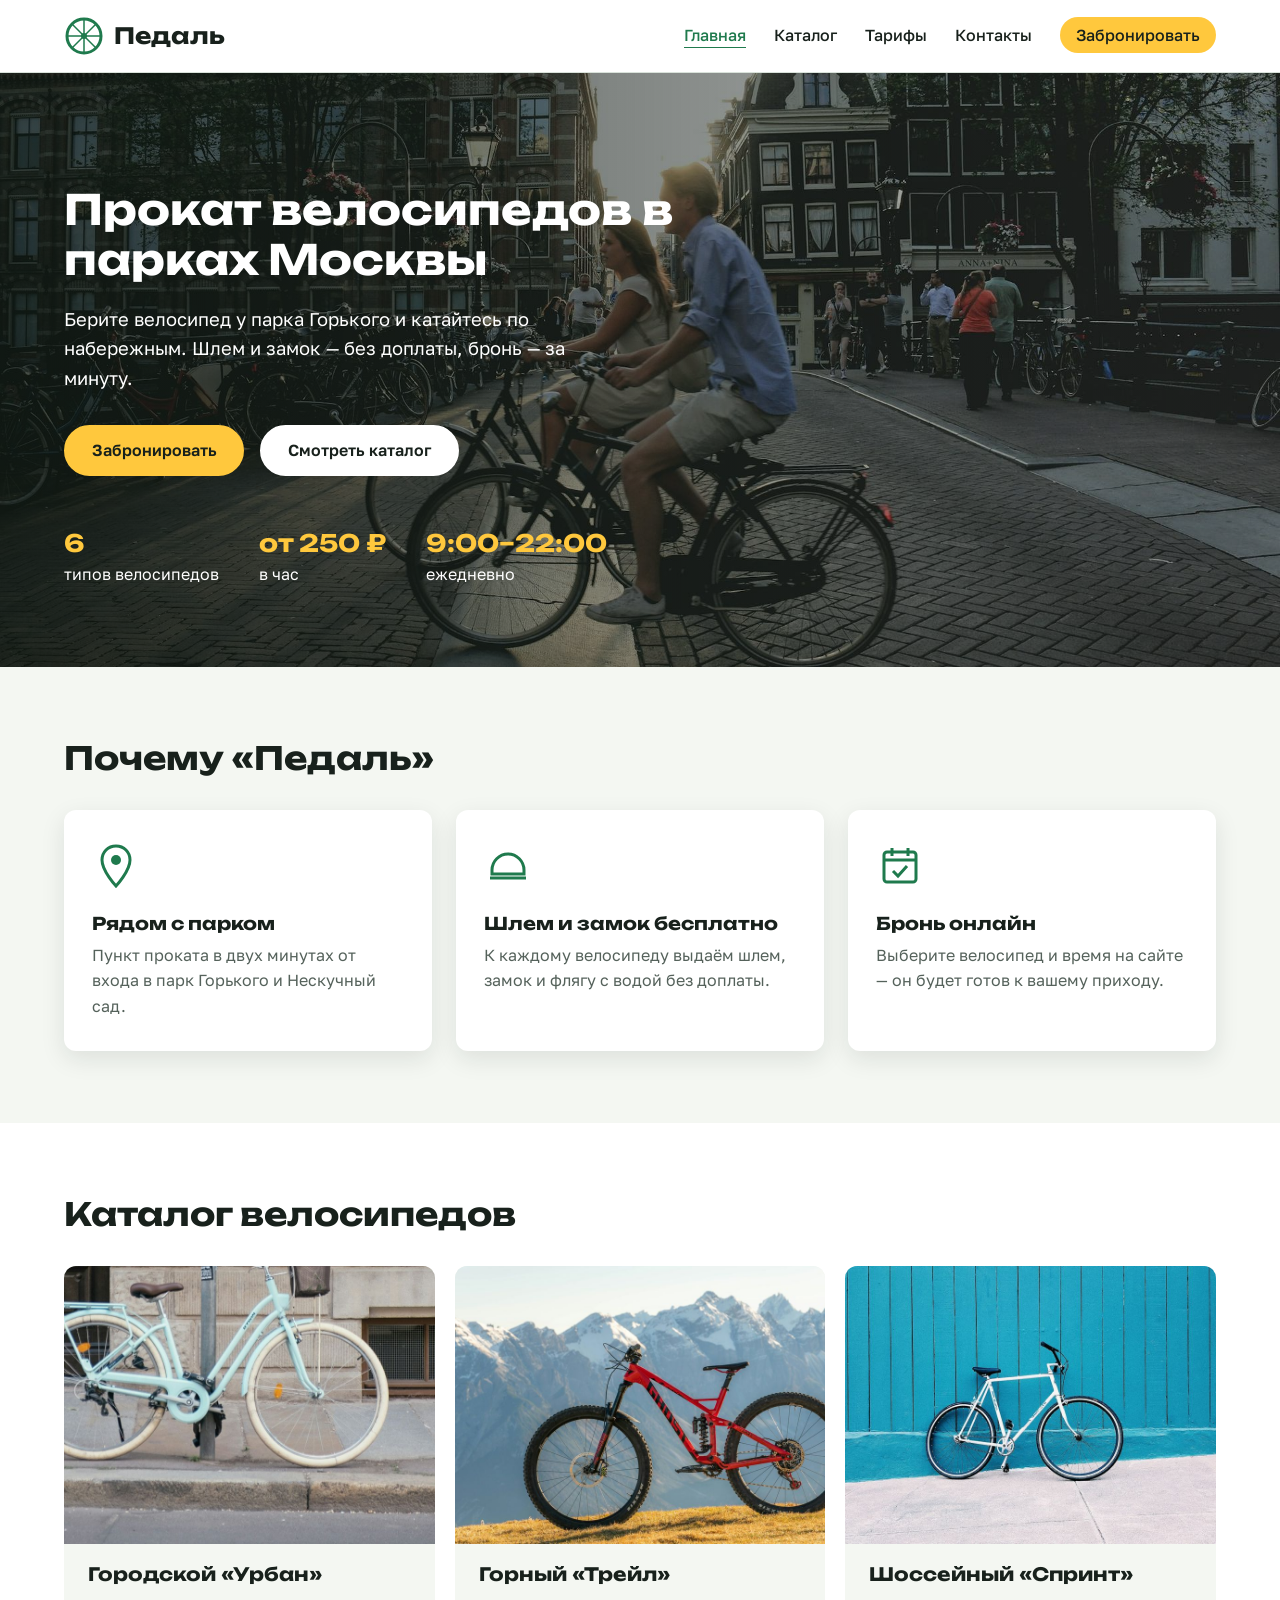
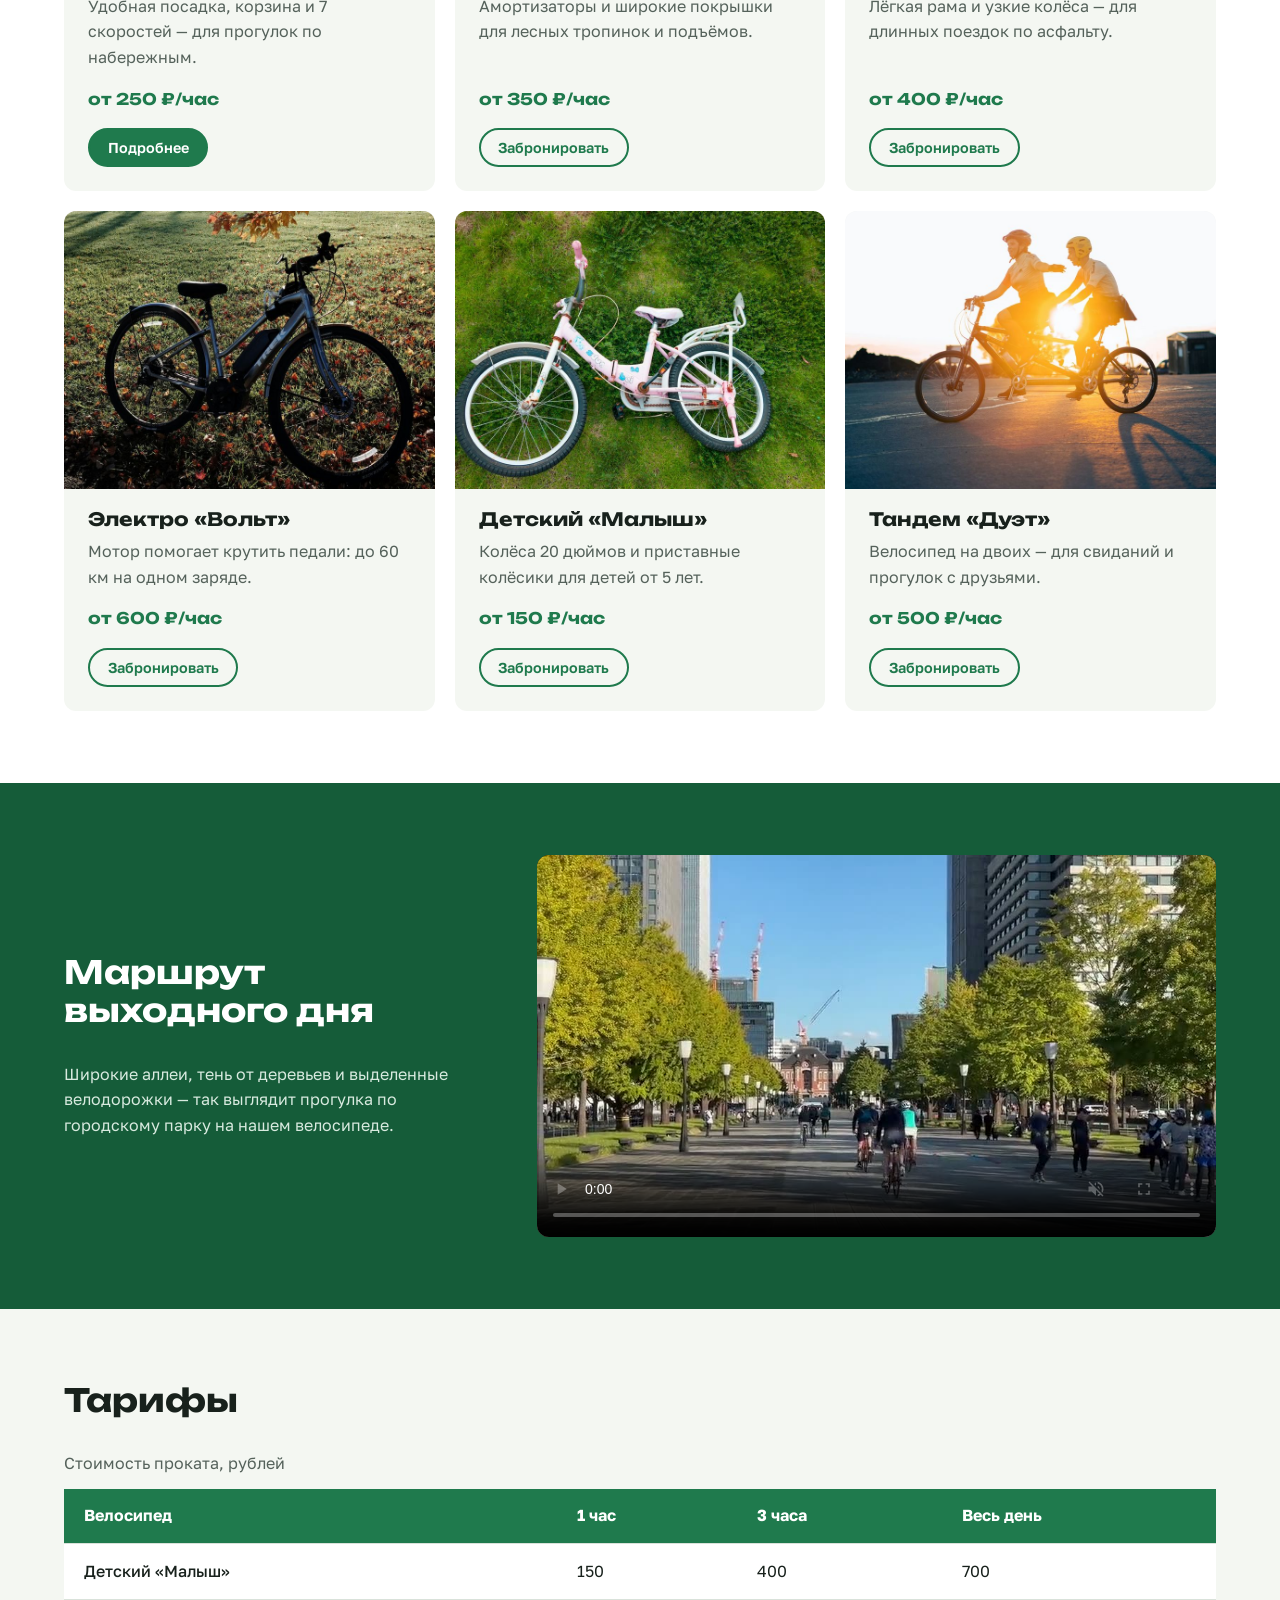
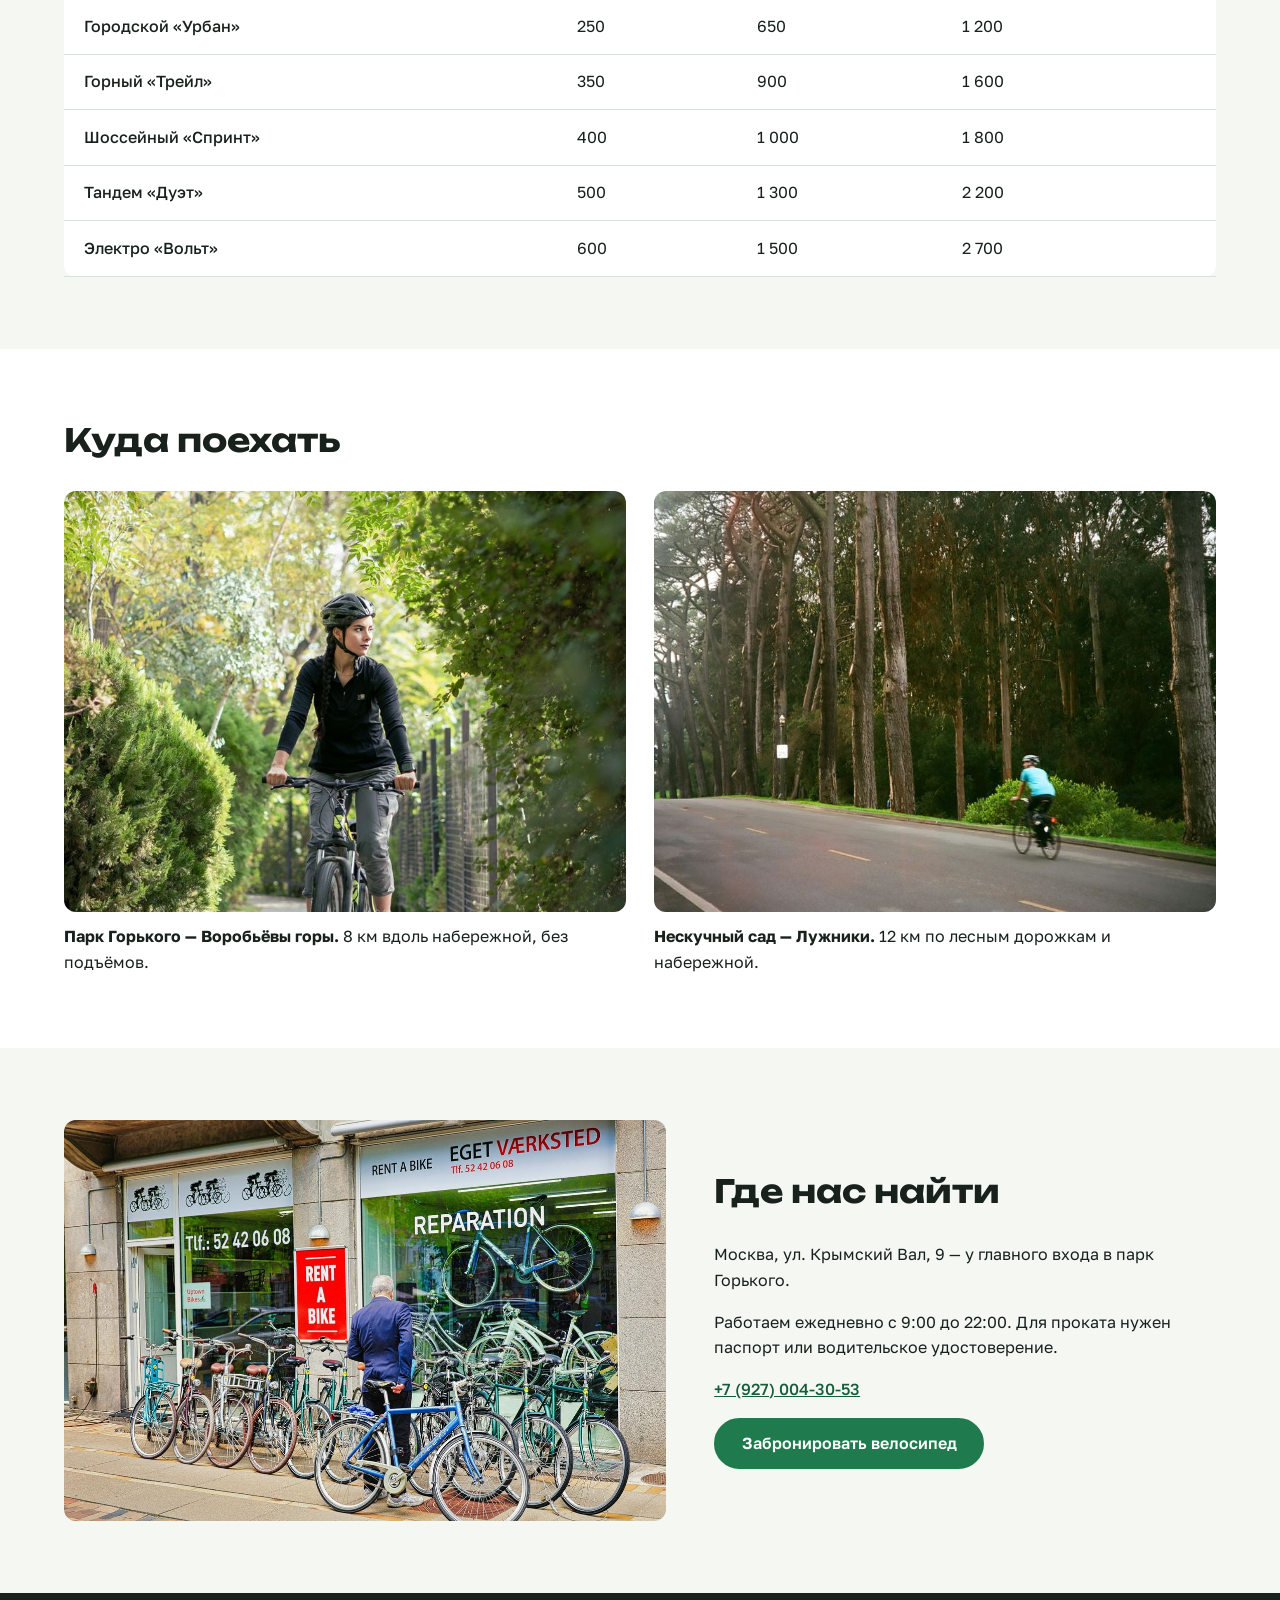
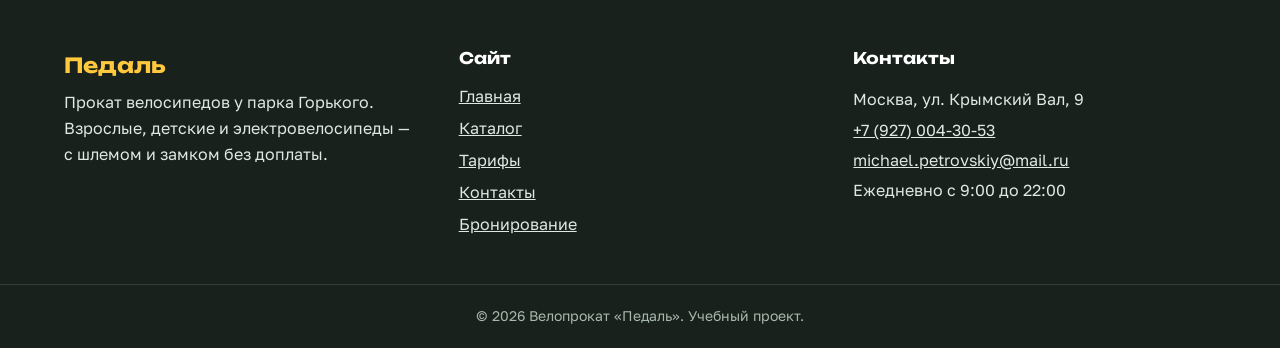
<file: index.html>
<!DOCTYPE html>
<html lang="ru">
<head>
  <meta charset="utf-8">
  <meta name="viewport" content="width=device-width, initial-scale=1">
  <meta name="description" content="Велопрокат «Педаль» у парка Горького: городские, горные, детские и электровелосипеды. Онлайн-бронирование.">
  <title>Педаль — прокат велосипедов в Москве</title>
  <link rel="preconnect" href="https://fonts.googleapis.com">
  <link rel="preconnect" href="https://fonts.gstatic.com" crossorigin>
  <link rel="stylesheet" href="https://fonts.googleapis.com/css2?family=Golos+Text:wght@400;500;600&amp;family=Unbounded:wght@500;700&amp;display=swap">
  <link rel="stylesheet" href="css/style.css">
</head>
<body>
  <a class="skip-link" href="#main">Перейти к содержимому</a>
  <header class="header">
    <div class="container header-inner">
      <a class="logo" href="index.html" aria-label="Педаль — на главную">
        <svg class="logo-wheel" width="40" height="40" viewBox="0 0 40 40" aria-hidden="true">
          <circle cx="20" cy="20" r="17" fill="none" stroke="currentColor" stroke-width="3"/>
          <circle cx="20" cy="20" r="3" fill="currentColor"/>
          <path d="M20 3v34M3 20h34M8 8l24 24M32 8L8 32" stroke="currentColor" stroke-width="1.5"/>
        </svg>
        <span class="logo-text">Педаль</span>
      </a>
      <nav class="nav" aria-label="Основное меню">
        <ul class="nav-list">
          <li><a class="nav-link" href="index.html" aria-current="page">Главная</a></li>
          <li><a class="nav-link" href="index.html#catalog">Каталог</a></li>
          <li><a class="nav-link" href="index.html#tariffs">Тарифы</a></li>
          <li><a class="nav-link" href="index.html#contacts">Контакты</a></li>
          <li><a class="nav-link nav-link-accent" href="booking.html">Забронировать</a></li>
        </ul>
      </nav>
    </div>
  </header>

  <main id="main">
    <section class="hero" aria-labelledby="hero-title">
      <div class="container hero-inner">
        <h1 class="hero-title" id="hero-title">Прокат велосипедов в парках Москвы</h1>
        <p class="hero-text">Берите велосипед у парка Горького и катайтесь по набережным. Шлем и замок — без доплаты, бронь — за минуту.</p>
        <div class="hero-buttons">
          <a class="button button-accent" href="booking.html">Забронировать</a>
          <a class="button button-light" href="#catalog">Смотреть каталог</a>
        </div>
        <ul class="hero-facts">
          <li><b>6</b> типов велосипедов</li>
          <li><b>от 250 ₽</b> в час</li>
          <li><b>9:00–22:00</b> ежедневно</li>
        </ul>
      </div>
    </section>

    <section class="section advantages" aria-labelledby="advantages-title">
      <div class="container">
        <h2 class="section-title" id="advantages-title">Почему «Педаль»</h2>
        <ul class="advantages-list">
          <li class="advantage">
            <svg class="advantage-icon" width="48" height="48" viewBox="0 0 48 48" aria-hidden="true">
              <path d="M24 4c-8 0-14 6-14 14 0 11 14 26 14 26s14-15 14-26c0-8-6-14-14-14z" fill="none" stroke="currentColor" stroke-width="3"/>
              <circle cx="24" cy="18" r="5" fill="currentColor"/>
            </svg>
            <h3 class="advantage-title">Рядом с парком</h3>
            <p class="advantage-text">Пункт проката в двух минутах от входа в парк Горького и Нескучный сад.</p>
          </li>
          <li class="advantage">
            <svg class="advantage-icon" width="48" height="48" viewBox="0 0 48 48" aria-hidden="true">
              <path d="M8 28a16 16 0 0 1 32 0v4H8z" fill="none" stroke="currentColor" stroke-width="3"/>
              <path d="M6 36h36" stroke="currentColor" stroke-width="3"/>
            </svg>
            <h3 class="advantage-title">Шлем и замок бесплатно</h3>
            <p class="advantage-text">К каждому велосипеду выдаём шлем, замок и флягу с водой без доплаты.</p>
          </li>
          <li class="advantage">
            <svg class="advantage-icon" width="48" height="48" viewBox="0 0 48 48" aria-hidden="true">
              <rect x="8" y="10" width="32" height="30" rx="3" fill="none" stroke="currentColor" stroke-width="3"/>
              <path d="M8 18h32M16 6v8M32 6v8M17 29l5 5 9-10" fill="none" stroke="currentColor" stroke-width="3"/>
            </svg>
            <h3 class="advantage-title">Бронь онлайн</h3>
            <p class="advantage-text">Выберите велосипед и время на сайте — он будет готов к вашему приходу.</p>
          </li>
        </ul>
      </div>
    </section>

    <section class="section catalog" id="catalog" aria-labelledby="catalog-title">
      <div class="container">
        <h2 class="section-title" id="catalog-title">Каталог велосипедов</h2>
        <ul class="catalog-grid">
          <li>
            <article class="bike-card">
              <img class="bike-card-image" src="images/bike-city.jpg" alt="Мятный городской велосипед с корзиной у дома" width="800" height="600" loading="lazy">
              <div class="bike-card-body">
                <h3 class="bike-card-title">Городской «Урбан»</h3>
                <p class="bike-card-text">Удобная посадка, корзина и 7 скоростей — для прогулок по набережным.</p>
                <p class="bike-card-price">от 250 ₽/час</p>
                <a class="button button-small" href="bike.html">Подробнее</a>
              </div>
            </article>
          </li>
          <li>
            <article class="bike-card">
              <img class="bike-card-image" src="images/bike-mountain.jpg" alt="Красный горный велосипед на фоне гор" width="800" height="600" loading="lazy">
              <div class="bike-card-body">
                <h3 class="bike-card-title">Горный «Трейл»</h3>
                <p class="bike-card-text">Амортизаторы и широкие покрышки для лесных тропинок и подъёмов.</p>
                <p class="bike-card-price">от 350 ₽/час</p>
                <a class="button button-small button-outline" href="booking.html">Забронировать</a>
              </div>
            </article>
          </li>
          <li>
            <article class="bike-card">
              <img class="bike-card-image" src="images/bike-road.jpg" alt="Белый шоссейный велосипед у бирюзовой стены" width="800" height="600" loading="lazy">
              <div class="bike-card-body">
                <h3 class="bike-card-title">Шоссейный «Спринт»</h3>
                <p class="bike-card-text">Лёгкая рама и узкие колёса — для длинных поездок по асфальту.</p>
                <p class="bike-card-price">от 400 ₽/час</p>
                <a class="button button-small button-outline" href="booking.html">Забронировать</a>
              </div>
            </article>
          </li>
          <li>
            <article class="bike-card">
              <img class="bike-card-image" src="images/bike-electric.jpg" alt="Электровелосипед под деревом с осенней листвой" width="800" height="600" loading="lazy">
              <div class="bike-card-body">
                <h3 class="bike-card-title">Электро «Вольт»</h3>
                <p class="bike-card-text">Мотор помогает крутить педали: до 60 км на одном заряде.</p>
                <p class="bike-card-price">от 600 ₽/час</p>
                <a class="button button-small button-outline" href="booking.html">Забронировать</a>
              </div>
            </article>
          </li>
          <li>
            <article class="bike-card">
              <img class="bike-card-image" src="images/bike-kids.jpg" alt="Розовый детский велосипед на траве" width="800" height="600" loading="lazy">
              <div class="bike-card-body">
                <h3 class="bike-card-title">Детский «Малыш»</h3>
                <p class="bike-card-text">Колёса 20 дюймов и приставные колёсики для детей от 5 лет.</p>
                <p class="bike-card-price">от 150 ₽/час</p>
                <a class="button button-small button-outline" href="booking.html">Забронировать</a>
              </div>
            </article>
          </li>
          <li>
            <article class="bike-card">
              <img class="bike-card-image" src="images/bike-tandem.jpg" alt="Пара едет на тандеме на закате" width="800" height="600" loading="lazy">
              <div class="bike-card-body">
                <h3 class="bike-card-title">Тандем «Дуэт»</h3>
                <p class="bike-card-text">Велосипед на двоих — для свиданий и прогулок с друзьями.</p>
                <p class="bike-card-price">от 500 ₽/час</p>
                <a class="button button-small button-outline" href="booking.html">Забронировать</a>
              </div>
            </article>
          </li>
        </ul>
      </div>
    </section>

    <section class="section video-section" aria-labelledby="video-title">
      <div class="container video-inner">
        <div class="video-text">
          <h2 class="section-title" id="video-title">Маршрут выходного дня</h2>
          <p id="video-desc">Широкие аллеи, тень от деревьев и выделенные велодорожки — так выглядит прогулка по городскому парку на нашем велосипеде.</p>
        </div>
        <video class="video" controls muted loop playsinline preload="metadata" poster="video/ride-poster.jpg" width="960" height="540" aria-describedby="video-desc">
          <source src="video/ride.mp4" type="video/mp4">
          Ваш браузер не поддерживает видео. <a href="video/ride.mp4">Скачать видео</a>.
        </video>
      </div>
    </section>

    <section class="section tariffs" id="tariffs" aria-labelledby="tariffs-title">
      <div class="container">
        <h2 class="section-title" id="tariffs-title">Тарифы</h2>
        <div class="table-wrap">
          <table class="tariffs-table">
            <caption>Стоимость проката, рублей</caption>
            <thead>
              <tr>
                <th scope="col">Велосипед</th>
                <th scope="col">1 час</th>
                <th scope="col">3 часа</th>
                <th scope="col">Весь день</th>
              </tr>
            </thead>
            <tbody>
              <tr><th scope="row">Детский «Малыш»</th><td>150</td><td>400</td><td>700</td></tr>
              <tr><th scope="row">Городской «Урбан»</th><td>250</td><td>650</td><td>1 200</td></tr>
              <tr><th scope="row">Горный «Трейл»</th><td>350</td><td>900</td><td>1 600</td></tr>
              <tr><th scope="row">Шоссейный «Спринт»</th><td>400</td><td>1 000</td><td>1 800</td></tr>
              <tr><th scope="row">Тандем «Дуэт»</th><td>500</td><td>1 300</td><td>2 200</td></tr>
              <tr><th scope="row">Электро «Вольт»</th><td>600</td><td>1 500</td><td>2 700</td></tr>
            </tbody>
          </table>
        </div>
      </div>
    </section>

    <section class="section routes" aria-labelledby="routes-title">
      <div class="container">
        <h2 class="section-title" id="routes-title">Куда поехать</h2>
        <div class="routes-grid">
          <figure class="route">
            <img src="images/route-park.jpg" alt="Девушка в шлеме едет на велосипеде по зелёной аллее" width="800" height="600" loading="lazy">
            <figcaption><b>Парк Горького — Воробьёвы горы.</b> 8 км вдоль набережной, без подъёмов.</figcaption>
          </figure>
          <figure class="route">
            <img src="images/route-forest.jpg" alt="Велосипедист на дороге среди высоких деревьев" width="800" height="600" loading="lazy">
            <figcaption><b>Нескучный сад — Лужники.</b> 12 км по лесным дорожкам и набережной.</figcaption>
          </figure>
        </div>
      </div>
    </section>

    <section class="section point" id="contacts" aria-labelledby="point-title">
      <div class="container point-inner">
        <img class="point-image" src="images/point.jpg" alt="Пункт проката с велосипедами у входа" width="1200" height="800" loading="lazy">
        <div class="point-info">
          <h2 class="section-title" id="point-title">Где нас найти</h2>
          <p>Москва, ул. Крымский Вал, 9 — у главного входа в парк Горького.</p>
          <p>Работаем ежедневно с 9:00 до 22:00. Для проката нужен паспорт или водительское удостоверение.</p>
          <p><a class="text-link" href="tel:+79270043053">+7 (927) 004-30-53</a></p>
          <a class="button" href="booking.html">Забронировать велосипед</a>
        </div>
      </div>
    </section>
  </main>

  <footer class="footer">
    <div class="container footer-inner">
      <div class="footer-col">
        <p class="footer-logo">Педаль</p>
        <p class="footer-text">Прокат велосипедов у парка Горького. Взрослые, детские и электровелосипеды — с шлемом и замком без доплаты.</p>
      </div>
      <nav class="footer-col" aria-label="Ссылки в подвале">
        <h2 class="footer-title">Сайт</h2>
        <ul class="footer-list">
          <li><a class="footer-link" href="index.html">Главная</a></li>
          <li><a class="footer-link" href="index.html#catalog">Каталог</a></li>
          <li><a class="footer-link" href="index.html#tariffs">Тарифы</a></li>
          <li><a class="footer-link" href="index.html#contacts">Контакты</a></li>
          <li><a class="footer-link" href="booking.html">Бронирование</a></li>
        </ul>
      </nav>
      <div class="footer-col">
        <h2 class="footer-title">Контакты</h2>
        <address class="footer-address">
          Москва, ул. Крымский Вал, 9<br>
          <a class="footer-link" href="tel:+79270043053">+7 (927) 004-30-53</a><br>
          <a class="footer-link" href="mailto:michael.petrovskiy@mail.ru">michael.petrovskiy@mail.ru</a><br>
          Ежедневно с 9:00 до 22:00
        </address>
      </div>
    </div>
    <p class="copyright">© 2026 Велопрокат «Педаль». Учебный проект.</p>
  </footer>
</body>
</html>
</file>
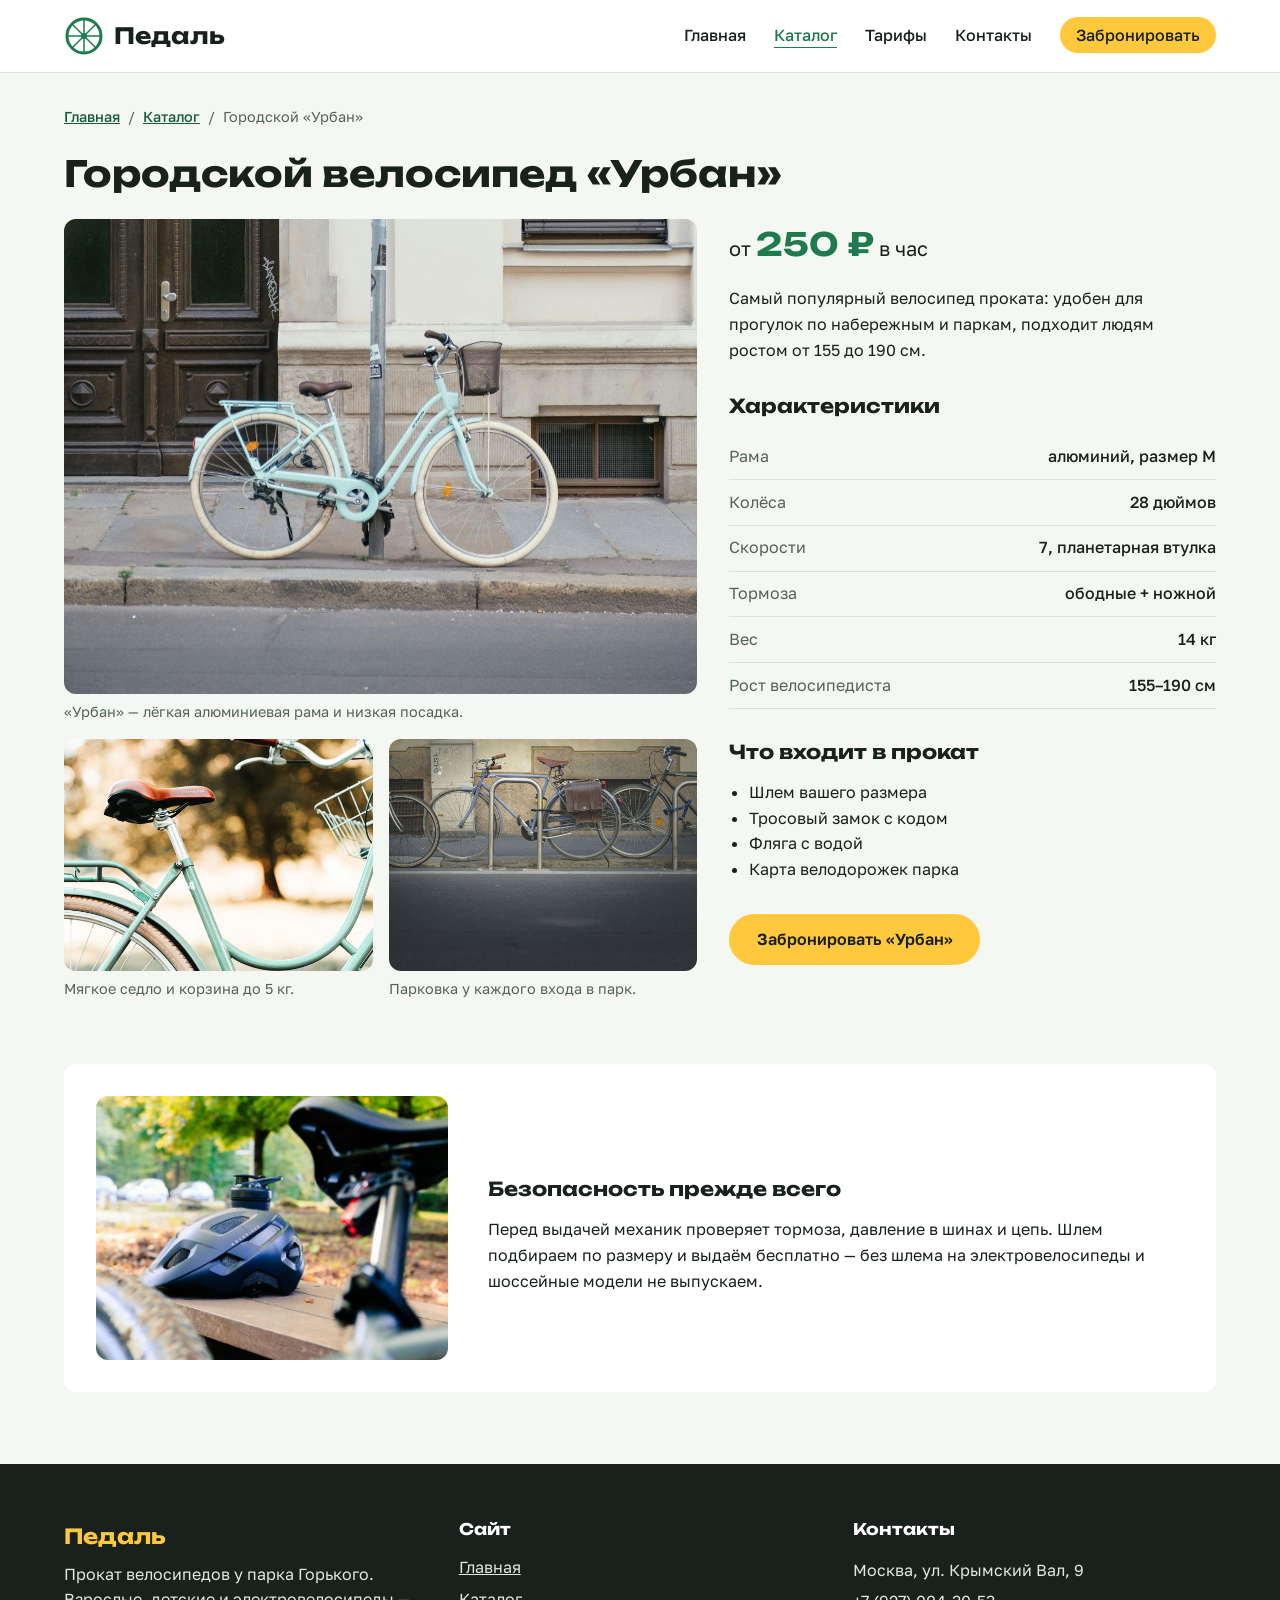
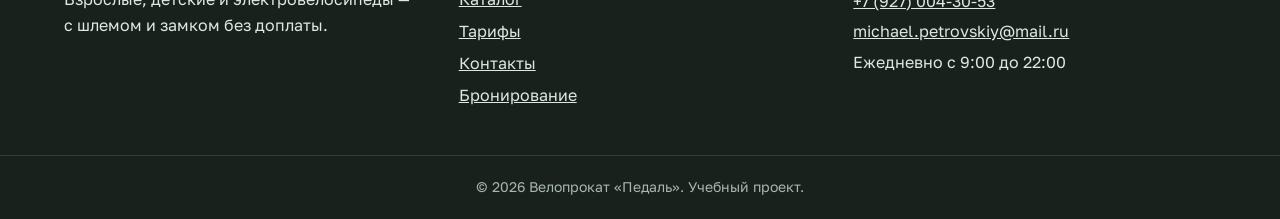
<file: bike.html>
<!DOCTYPE html>
<html lang="ru">
<head>
  <meta charset="utf-8">
  <meta name="viewport" content="width=device-width, initial-scale=1">
  <meta name="description" content="Городской велосипед «Урбан» в прокате «Педаль»: характеристики, цены и бронирование.">
  <title>Городской велосипед «Урбан» — Педаль</title>
  <link rel="preconnect" href="https://fonts.googleapis.com">
  <link rel="preconnect" href="https://fonts.gstatic.com" crossorigin>
  <link rel="stylesheet" href="https://fonts.googleapis.com/css2?family=Golos+Text:wght@400;500;600&amp;family=Unbounded:wght@500;700&amp;display=swap">
  <link rel="stylesheet" href="css/style.css">
</head>
<body>
  <a class="skip-link" href="#main">Перейти к содержимому</a>
  <header class="header">
    <div class="container header-inner">
      <a class="logo" href="index.html" aria-label="Педаль — на главную">
        <svg class="logo-wheel" width="40" height="40" viewBox="0 0 40 40" aria-hidden="true">
          <circle cx="20" cy="20" r="17" fill="none" stroke="currentColor" stroke-width="3"/>
          <circle cx="20" cy="20" r="3" fill="currentColor"/>
          <path d="M20 3v34M3 20h34M8 8l24 24M32 8L8 32" stroke="currentColor" stroke-width="1.5"/>
        </svg>
        <span class="logo-text">Педаль</span>
      </a>
      <nav class="nav" aria-label="Основное меню">
        <ul class="nav-list">
          <li><a class="nav-link" href="index.html">Главная</a></li>
          <li><a class="nav-link" href="index.html#catalog" aria-current="true">Каталог</a></li>
          <li><a class="nav-link" href="index.html#tariffs">Тарифы</a></li>
          <li><a class="nav-link" href="index.html#contacts">Контакты</a></li>
          <li><a class="nav-link nav-link-accent" href="booking.html">Забронировать</a></li>
        </ul>
      </nav>
    </div>
  </header>

  <main id="main" class="container page">
    <nav class="breadcrumbs" aria-label="Хлебные крошки">
      <ol class="breadcrumbs-list">
        <li><a class="text-link" href="index.html">Главная</a></li>
        <li><a class="text-link" href="index.html#catalog">Каталог</a></li>
        <li aria-current="page">Городской «Урбан»</li>
      </ol>
    </nav>

    <h1 class="page-title">Городской велосипед «Урбан»</h1>

    <div class="bike-layout">
      <section class="gallery" aria-label="Фотографии велосипеда">
        <figure class="gallery-main">
          <img src="images/city-1.jpg" alt="Мятный велосипед «Урбан» у входа в дом" width="1200" height="900">
          <figcaption>«Урбан» — лёгкая алюминиевая рама и низкая посадка.</figcaption>
        </figure>
        <figure class="gallery-item">
          <img src="images/city-2.jpg" alt="Кожаное седло и плетёная корзина велосипеда крупным планом" width="1200" height="900" loading="lazy">
          <figcaption>Мягкое седло и корзина до 5 кг.</figcaption>
        </figure>
        <figure class="gallery-item">
          <img src="images/city-3.jpg" alt="Городские велосипеды у парковки на улице" width="1200" height="900" loading="lazy">
          <figcaption>Парковка у каждого входа в парк.</figcaption>
        </figure>
      </section>

      <section class="bike-info" aria-labelledby="specs-title">
        <p class="bike-price">от <b>250 ₽</b> в час</p>
        <p>Самый популярный велосипед проката: удобен для прогулок по набережным и паркам, подходит людям ростом от 155 до 190 см.</p>

        <h2 class="block-title" id="specs-title">Характеристики</h2>
        <dl class="specs">
          <div class="spec"><dt>Рама</dt><dd>алюминий, размер M</dd></div>
          <div class="spec"><dt>Колёса</dt><dd>28 дюймов</dd></div>
          <div class="spec"><dt>Скорости</dt><dd>7, планетарная втулка</dd></div>
          <div class="spec"><dt>Тормоза</dt><dd>ободные + ножной</dd></div>
          <div class="spec"><dt>Вес</dt><dd>14 кг</dd></div>
          <div class="spec"><dt>Рост велосипедиста</dt><dd>155–190 см</dd></div>
        </dl>

        <h2 class="block-title">Что входит в прокат</h2>
        <ul class="included">
          <li>Шлем вашего размера</li>
          <li>Тросовый замок с кодом</li>
          <li>Фляга с водой</li>
          <li>Карта велодорожек парка</li>
        </ul>

        <a class="button button-accent" href="booking.html">Забронировать «Урбан»</a>
      </section>
    </div>

    <section class="helmet" aria-labelledby="helmet-title">
      <img class="helmet-image" src="images/helmet.jpg" alt="Синий велосипедный шлем и фляга на скамейке" width="800" height="600" loading="lazy">
      <div>
        <h2 class="block-title" id="helmet-title">Безопасность прежде всего</h2>
        <p>Перед выдачей механик проверяет тормоза, давление в шинах и цепь. Шлем подбираем по размеру и выдаём бесплатно — без шлема на электровелосипеды и шоссейные модели не выпускаем.</p>
      </div>
    </section>
  </main>

  <footer class="footer">
    <div class="container footer-inner">
      <div class="footer-col">
        <p class="footer-logo">Педаль</p>
        <p class="footer-text">Прокат велосипедов у парка Горького. Взрослые, детские и электровелосипеды — с шлемом и замком без доплаты.</p>
      </div>
      <nav class="footer-col" aria-label="Ссылки в подвале">
        <h2 class="footer-title">Сайт</h2>
        <ul class="footer-list">
          <li><a class="footer-link" href="index.html">Главная</a></li>
          <li><a class="footer-link" href="index.html#catalog">Каталог</a></li>
          <li><a class="footer-link" href="index.html#tariffs">Тарифы</a></li>
          <li><a class="footer-link" href="index.html#contacts">Контакты</a></li>
          <li><a class="footer-link" href="booking.html">Бронирование</a></li>
        </ul>
      </nav>
      <div class="footer-col">
        <h2 class="footer-title">Контакты</h2>
        <address class="footer-address">
          Москва, ул. Крымский Вал, 9<br>
          <a class="footer-link" href="tel:+79270043053">+7 (927) 004-30-53</a><br>
          <a class="footer-link" href="mailto:michael.petrovskiy@mail.ru">michael.petrovskiy@mail.ru</a><br>
          Ежедневно с 9:00 до 22:00
        </address>
      </div>
    </div>
    <p class="copyright">© 2026 Велопрокат «Педаль». Учебный проект.</p>
  </footer>
</body>
</html>
</file>
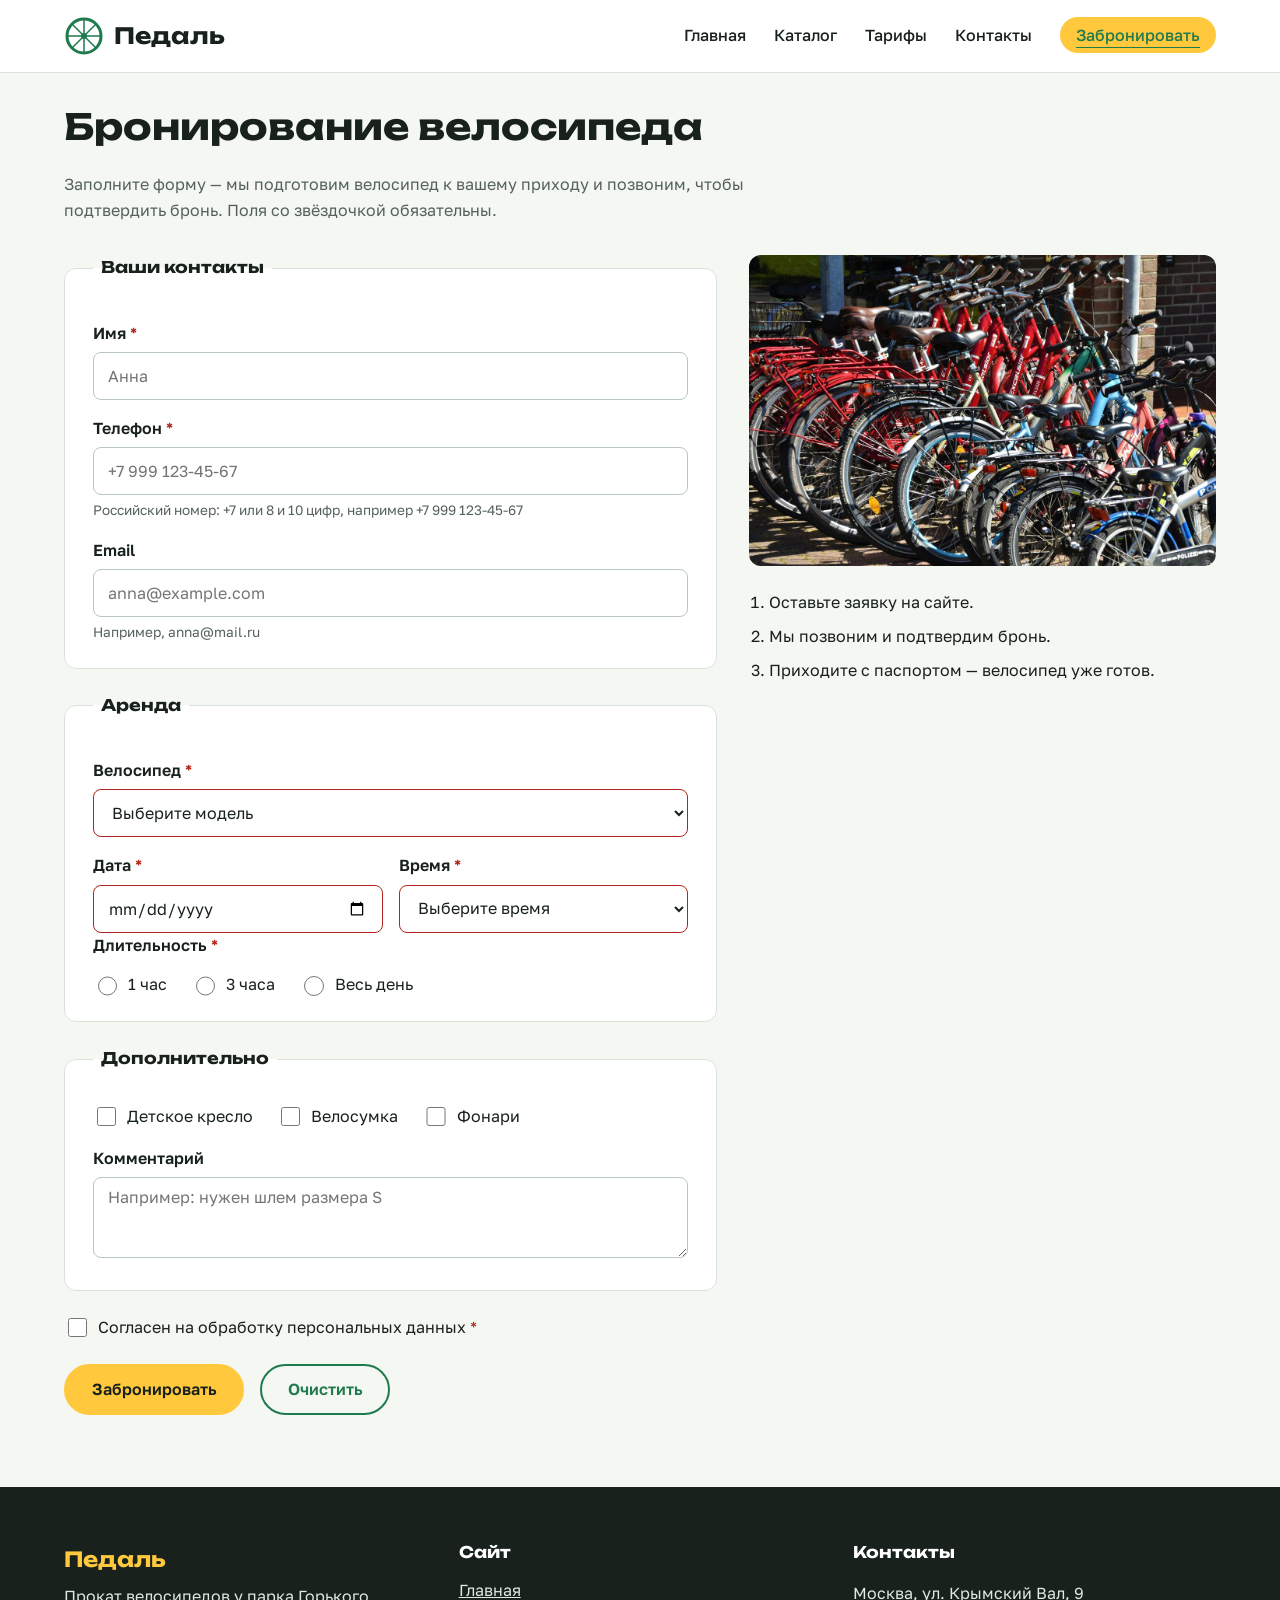
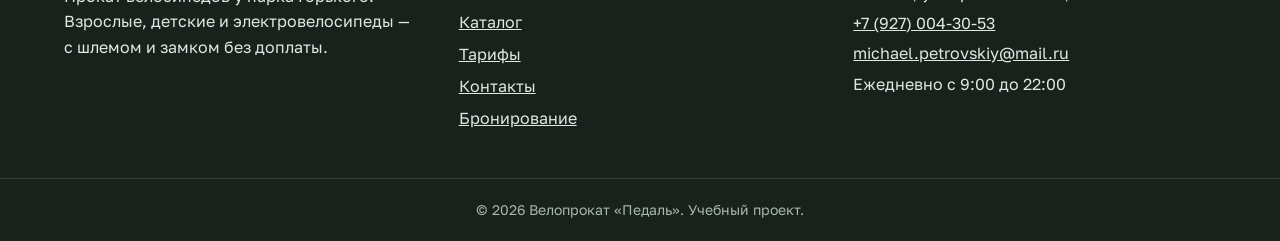
<file: booking.html>
<!DOCTYPE html>
<html lang="ru">
<head>
  <meta charset="utf-8">
  <meta name="viewport" content="width=device-width, initial-scale=1">
  <meta name="description" content="Онлайн-бронирование велосипеда в прокате «Педаль».">
  <title>Бронирование велосипеда — Педаль</title>
  <link rel="preconnect" href="https://fonts.googleapis.com">
  <link rel="preconnect" href="https://fonts.gstatic.com" crossorigin>
  <link rel="stylesheet" href="https://fonts.googleapis.com/css2?family=Golos+Text:wght@400;500;600&amp;family=Unbounded:wght@500;700&amp;display=swap">
  <link rel="stylesheet" href="css/style.css">
</head>
<body>
  <a class="skip-link" href="#main">Перейти к содержимому</a>
  <header class="header">
    <div class="container header-inner">
      <a class="logo" href="index.html" aria-label="Педаль — на главную">
        <svg class="logo-wheel" width="40" height="40" viewBox="0 0 40 40" aria-hidden="true">
          <circle cx="20" cy="20" r="17" fill="none" stroke="currentColor" stroke-width="3"/>
          <circle cx="20" cy="20" r="3" fill="currentColor"/>
          <path d="M20 3v34M3 20h34M8 8l24 24M32 8L8 32" stroke="currentColor" stroke-width="1.5"/>
        </svg>
        <span class="logo-text">Педаль</span>
      </a>
      <nav class="nav" aria-label="Основное меню">
        <ul class="nav-list">
          <li><a class="nav-link" href="index.html">Главная</a></li>
          <li><a class="nav-link" href="index.html#catalog">Каталог</a></li>
          <li><a class="nav-link" href="index.html#tariffs">Тарифы</a></li>
          <li><a class="nav-link" href="index.html#contacts">Контакты</a></li>
          <li><a class="nav-link nav-link-accent" href="booking.html" aria-current="page">Забронировать</a></li>
        </ul>
      </nav>
    </div>
  </header>

  <main id="main" class="container page">
    <h1 class="page-title">Бронирование велосипеда</h1>
    <p class="page-lead">Заполните форму — мы подготовим велосипед к вашему приходу и позвоним, чтобы подтвердить бронь. Поля со звёздочкой обязательны.</p>

    <div class="booking-layout">
      <form class="form" action="thanks.html" method="get">
        <fieldset class="form-group">
          <legend class="form-legend">Ваши контакты</legend>

          <label class="form-label" for="name">Имя <span class="required" aria-hidden="true">*</span></label>
          <input class="form-input" id="name" type="text" name="name" placeholder="Анна" autocomplete="given-name" required>

          <label class="form-label" for="phone">Телефон <span class="required" aria-hidden="true">*</span></label>
          <input class="form-input" id="phone" type="tel" name="phone" placeholder="+7 999 123-45-67" autocomplete="tel" inputmode="tel" maxlength="18" pattern="(\+7|8)[\s\-]?\(?[0-9]{3}\)?[\s\-]?[0-9]{3}[\s\-]?[0-9]{2}[\s\-]?[0-9]{2}" title="Российский номер: +7 или 8 и ещё 10 цифр, например +7 999 123-45-67" aria-describedby="phone-hint" required>
          <p class="form-hint" id="phone-hint">Российский номер: +7 или 8 и 10 цифр, например +7 999 123-45-67</p>

          <label class="form-label" for="email">Email</label>
          <input class="form-input" id="email" type="email" name="email" placeholder="anna@example.com" autocomplete="email" maxlength="100" pattern="[A-Za-z0-9._%+\-]+@[A-Za-z0-9.\-]+\.[A-Za-z]{2,}" title="Адрес вида name@mail.ru: латиница, символ @, домен и зона" aria-describedby="email-hint">
          <p class="form-hint" id="email-hint">Например, anna@mail.ru</p>
        </fieldset>

        <fieldset class="form-group">
          <legend class="form-legend">Аренда</legend>

          <label class="form-label" for="bike">Велосипед <span class="required" aria-hidden="true">*</span></label>
          <select class="form-input" id="bike" name="bike" required>
            <option value="">Выберите модель</option>
            <option value="urban">Городской «Урбан»</option>
            <option value="trail">Горный «Трейл»</option>
            <option value="sprint">Шоссейный «Спринт»</option>
            <option value="volt">Электро «Вольт»</option>
            <option value="kid">Детский «Малыш»</option>
            <option value="duet">Тандем «Дуэт»</option>
          </select>

          <div class="form-row">
            <div class="form-field">
              <label class="form-label" for="date">Дата <span class="required" aria-hidden="true">*</span></label>
              <input class="form-input" id="date" type="date" name="date" min="2026-01-01" required>
            </div>
            <div class="form-field">
              <label class="form-label" for="time">Время <span class="required" aria-hidden="true">*</span></label>
              <select class="form-input" id="time" name="time" required>
                <option value="">Выберите время</option>
                <option>09:00</option>
                <option>11:00</option>
                <option>13:00</option>
                <option>15:00</option>
                <option>17:00</option>
                <option>19:00</option>
              </select>
            </div>
          </div>

          <fieldset class="form-subgroup">
            <legend class="form-label">Длительность <span class="required" aria-hidden="true">*</span></legend>
            <ul class="choice-list">
              <li><input id="dur-1" type="radio" name="duration" value="1h" required><label for="dur-1">1 час</label></li>
              <li><input id="dur-3" type="radio" name="duration" value="3h"><label for="dur-3">3 часа</label></li>
              <li><input id="dur-day" type="radio" name="duration" value="day"><label for="dur-day">Весь день</label></li>
            </ul>
          </fieldset>
        </fieldset>

        <fieldset class="form-group">
          <legend class="form-legend">Дополнительно</legend>
          <ul class="choice-list">
            <li><input id="extra-child" type="checkbox" name="extra" value="child-seat"><label for="extra-child">Детское кресло</label></li>
            <li><input id="extra-bag" type="checkbox" name="extra" value="bag"><label for="extra-bag">Велосумка</label></li>
            <li><input id="extra-light" type="checkbox" name="extra" value="light"><label for="extra-light">Фонари</label></li>
          </ul>

          <label class="form-label" for="comment">Комментарий</label>
          <textarea class="form-input form-textarea" id="comment" name="comment" rows="3" placeholder="Например: нужен шлем размера S"></textarea>
        </fieldset>

        <p class="consent">
          <input id="consent" type="checkbox" name="consent" value="yes" required>
          <label for="consent">Согласен на обработку персональных данных <span class="required" aria-hidden="true">*</span></label>
        </p>

        <div class="form-buttons">
          <button class="button button-accent" type="submit">Забронировать</button>
          <button class="button button-outline" type="reset">Очистить</button>
        </div>
      </form>

      <aside class="booking-aside" aria-label="Как проходит прокат">
        <img class="booking-image" src="images/booking.jpg" alt="Ряды прокатных велосипедов разных цветов" width="1200" height="800" loading="lazy">
        <ol class="steps">
          <li>Оставьте заявку на сайте.</li>
          <li>Мы позвоним и подтвердим бронь.</li>
          <li>Приходите с паспортом — велосипед уже готов.</li>
        </ol>
      </aside>
    </div>
  </main>

  <footer class="footer">
    <div class="container footer-inner">
      <div class="footer-col">
        <p class="footer-logo">Педаль</p>
        <p class="footer-text">Прокат велосипедов у парка Горького. Взрослые, детские и электровелосипеды — с шлемом и замком без доплаты.</p>
      </div>
      <nav class="footer-col" aria-label="Ссылки в подвале">
        <h2 class="footer-title">Сайт</h2>
        <ul class="footer-list">
          <li><a class="footer-link" href="index.html">Главная</a></li>
          <li><a class="footer-link" href="index.html#catalog">Каталог</a></li>
          <li><a class="footer-link" href="index.html#tariffs">Тарифы</a></li>
          <li><a class="footer-link" href="index.html#contacts">Контакты</a></li>
          <li><a class="footer-link" href="booking.html">Бронирование</a></li>
        </ul>
      </nav>
      <div class="footer-col">
        <h2 class="footer-title">Контакты</h2>
        <address class="footer-address">
          Москва, ул. Крымский Вал, 9<br>
          <a class="footer-link" href="tel:+79270043053">+7 (927) 004-30-53</a><br>
          <a class="footer-link" href="mailto:michael.petrovskiy@mail.ru">michael.petrovskiy@mail.ru</a><br>
          Ежедневно с 9:00 до 22:00
        </address>
      </div>
    </div>
    <p class="copyright">© 2026 Велопрокат «Педаль». Учебный проект.</p>
  </footer>
</body>
</html>
</file>
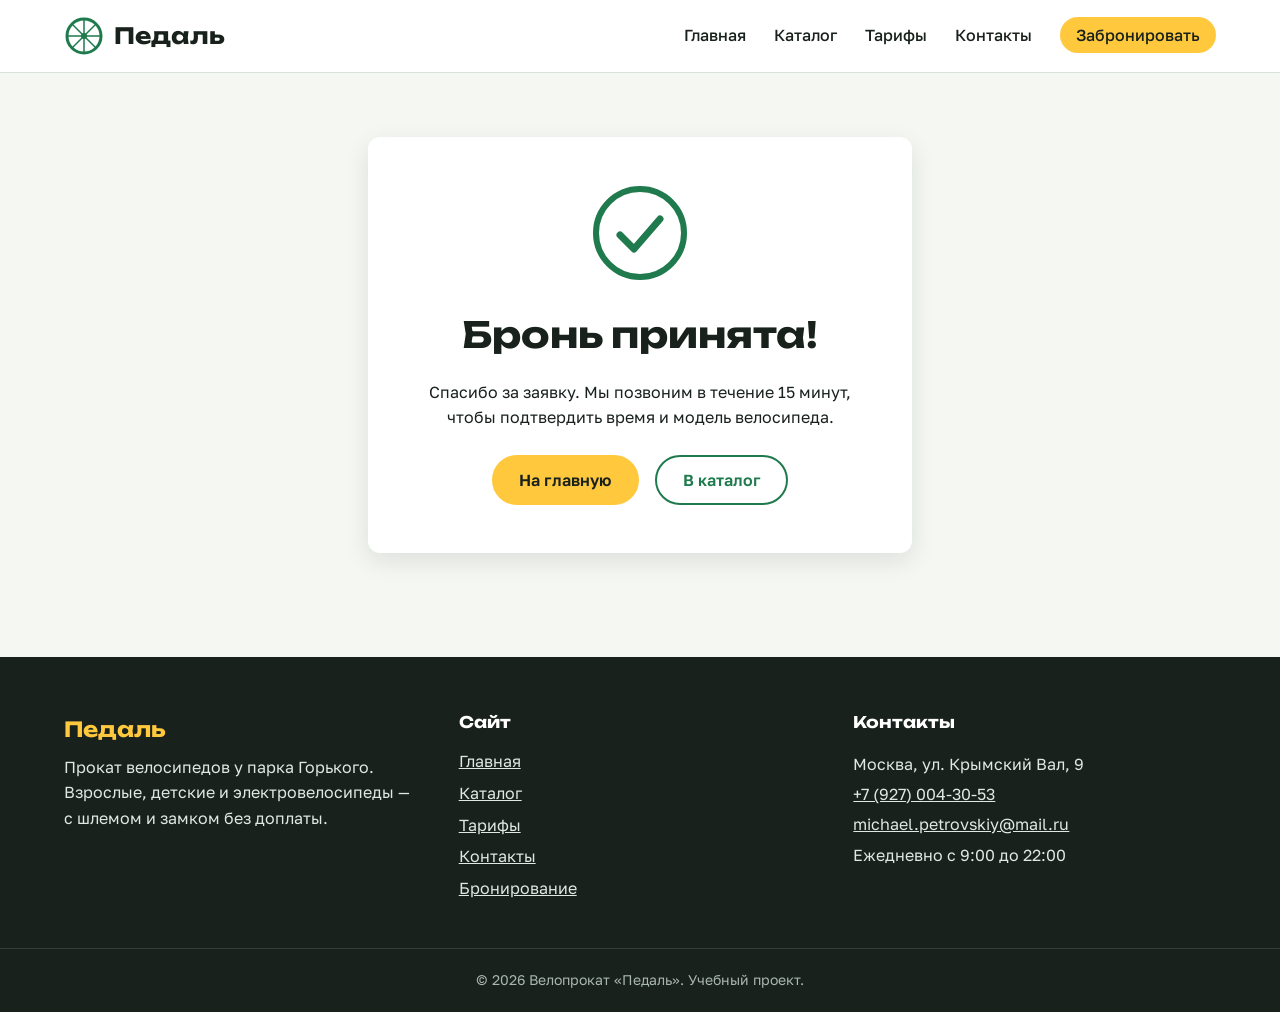
<file: thanks.html>
<!DOCTYPE html>
<html lang="ru">
<head>
  <meta charset="utf-8">
  <meta name="viewport" content="width=device-width, initial-scale=1">
  <meta name="description" content="Заявка на прокат велосипеда принята.">
  <title>Бронь принята — Педаль</title>
  <link rel="preconnect" href="https://fonts.googleapis.com">
  <link rel="preconnect" href="https://fonts.gstatic.com" crossorigin>
  <link rel="stylesheet" href="https://fonts.googleapis.com/css2?family=Golos+Text:wght@400;500;600&amp;family=Unbounded:wght@500;700&amp;display=swap">
  <link rel="stylesheet" href="css/style.css">
</head>
<body>
  <a class="skip-link" href="#main">Перейти к содержимому</a>
  <header class="header">
    <div class="container header-inner">
      <a class="logo" href="index.html" aria-label="Педаль — на главную">
        <svg class="logo-wheel" width="40" height="40" viewBox="0 0 40 40" aria-hidden="true">
          <circle cx="20" cy="20" r="17" fill="none" stroke="currentColor" stroke-width="3"/>
          <circle cx="20" cy="20" r="3" fill="currentColor"/>
          <path d="M20 3v34M3 20h34M8 8l24 24M32 8L8 32" stroke="currentColor" stroke-width="1.5"/>
        </svg>
        <span class="logo-text">Педаль</span>
      </a>
      <nav class="nav" aria-label="Основное меню">
        <ul class="nav-list">
          <li><a class="nav-link" href="index.html">Главная</a></li>
          <li><a class="nav-link" href="index.html#catalog">Каталог</a></li>
          <li><a class="nav-link" href="index.html#tariffs">Тарифы</a></li>
          <li><a class="nav-link" href="index.html#contacts">Контакты</a></li>
          <li><a class="nav-link nav-link-accent" href="booking.html">Забронировать</a></li>
        </ul>
      </nav>
    </div>
  </header>

  <main id="main" class="container page thanks">
    <div class="thanks-card" role="status">
      <svg class="thanks-icon" width="96" height="96" viewBox="0 0 96 96" aria-hidden="true">
        <circle class="thanks-circle" cx="48" cy="48" r="44" fill="none" stroke-width="6"/>
        <path class="thanks-check" d="M28 50l14 14 26-30" fill="none" stroke-width="7" stroke-linecap="round" stroke-linejoin="round"/>
      </svg>
      <h1 class="page-title">Бронь принята!</h1>
      <p>Спасибо за заявку. Мы позвоним в течение 15 минут, чтобы подтвердить время и модель велосипеда.</p>
      <div class="hero-buttons">
        <a class="button button-accent" href="index.html">На главную</a>
        <a class="button button-outline" href="index.html#catalog">В каталог</a>
      </div>
    </div>
  </main>

  <footer class="footer">
    <div class="container footer-inner">
      <div class="footer-col">
        <p class="footer-logo">Педаль</p>
        <p class="footer-text">Прокат велосипедов у парка Горького. Взрослые, детские и электровелосипеды — с шлемом и замком без доплаты.</p>
      </div>
      <nav class="footer-col" aria-label="Ссылки в подвале">
        <h2 class="footer-title">Сайт</h2>
        <ul class="footer-list">
          <li><a class="footer-link" href="index.html">Главная</a></li>
          <li><a class="footer-link" href="index.html#catalog">Каталог</a></li>
          <li><a class="footer-link" href="index.html#tariffs">Тарифы</a></li>
          <li><a class="footer-link" href="index.html#contacts">Контакты</a></li>
          <li><a class="footer-link" href="booking.html">Бронирование</a></li>
        </ul>
      </nav>
      <div class="footer-col">
        <h2 class="footer-title">Контакты</h2>
        <address class="footer-address">
          Москва, ул. Крымский Вал, 9<br>
          <a class="footer-link" href="tel:+79270043053">+7 (927) 004-30-53</a><br>
          <a class="footer-link" href="mailto:michael.petrovskiy@mail.ru">michael.petrovskiy@mail.ru</a><br>
          Ежедневно с 9:00 до 22:00
        </address>
      </div>
    </div>
    <p class="copyright">© 2026 Велопрокат «Педаль». Учебный проект.</p>
  </footer>
</body>
</html>
</file>
<file: css/style.css>
/* ==========================================================================
   Велопрокат «Педаль» — стили сайта
   ========================================================================== */

/* ---------- Переменные: цвета и шрифты ---------- */
:root {
  --green: #1f7a4d;
  --green-dark: #155c39;
  --yellow: #ffc83d;
  --ink: #18211c;
  --muted: #55625b;
  --bg: #f4f7f2;
  --white: #fff;
  --line: #d9e2da;
  --radius: .75rem;
  --shadow: 0 .5rem 1.5rem rgba(24, 33, 28, .1);
  --font-head: 'Unbounded', 'Arial Black', sans-serif;
  --font-body: 'Golos Text', Arial, sans-serif;
}

*,
*::before,
*::after {
  box-sizing: border-box;
}

body {
  margin: 0;
  font-family: var(--font-body);
  font-size: 1rem;
  line-height: 1.6;
  color: var(--ink);
  background-color: var(--bg);
}

img,
video {
  display: block;
  max-width: 100%;
  height: auto;
}

h1,
h2,
h3 {
  margin: 0;
  font-family: var(--font-head);
  font-weight: 700;
  line-height: 1.2;
}

a {
  color: inherit;
}

.container {
  width: 100%;
  max-width: 75rem;
  margin: 0 auto;
  padding: 0 1.5rem;
}

/* ---------- Шапка ---------- */
.header {
  position: sticky;
  top: 0;
  z-index: 10;
  background-color: var(--white);
  border-bottom: 1px solid var(--line);
}

.header-inner {
  display: flex;
  align-items: center;
  justify-content: space-between;
  gap: 1.5rem;
  min-height: 4.5rem;
}

.logo {
  display: flex;
  align-items: center;
  gap: .6rem;
  color: var(--green);
  text-decoration: none;
}

.logo-text {
  font-family: var(--font-head);
  font-size: 1.4rem;
  font-weight: 700;
  color: var(--ink);
}

.nav-list {
  display: flex;
  flex-wrap: wrap;
  align-items: center;
  gap: .5rem 1.75rem;
  margin: 0;
  padding: 0;
  list-style: none;
}

.nav-link {
  font-weight: 500;
  text-decoration: none;
}

.nav-link[aria-current] {
  color: var(--green);
  text-decoration: underline;
  text-underline-offset: .35rem;
}

.nav-link-accent {
  padding: .5rem 1rem;
  color: var(--ink);
  background-color: var(--yellow);
  border-radius: 2rem;
}

/* ---------- Кнопки и ссылки ---------- */
.button {
  display: inline-block;
  padding: .85rem 1.6rem;
  font-family: inherit;
  font-size: 1rem;
  font-weight: 600;
  line-height: 1.2;
  text-align: center;
  text-decoration: none;
  color: var(--white);
  background-color: var(--green);
  border: 2px solid var(--green);
  border-radius: 2rem;
  cursor: pointer;
}

.button-accent {
  color: var(--ink);
  background-color: var(--yellow);
  border-color: var(--yellow);
}

.button-light {
  color: var(--ink);
  background-color: var(--white);
  border-color: var(--white);
}

.button-outline {
  color: var(--green);
  background-color: transparent;
}

.button-small {
  padding: .55rem 1.1rem;
  font-size: .9rem;
}

.text-link {
  color: var(--green-dark);
  font-weight: 500;
}

/* ---------- Первый экран ---------- */
.hero {
  padding: 7rem 0 5rem;
  color: var(--white);
  background-color: #2f4a3a;
  background-image: linear-gradient(90deg, rgba(10, 20, 14, .75), rgba(10, 20, 14, .2)), url('../images/hero.jpg');
  background-position: center;
  background-size: cover;
}

.hero-title {
  max-width: 40rem;
  font-size: 3rem;
}

.hero-text {
  max-width: 34rem;
  margin: 1.25rem 0 2rem;
  font-size: 1.15rem;
}

.hero-buttons {
  display: flex;
  flex-wrap: wrap;
  gap: 1rem;
}

.hero-facts {
  display: flex;
  flex-wrap: wrap;
  gap: 1rem 2.5rem;
  margin: 3rem 0 0;
  padding: 0;
  list-style: none;
}

.hero-facts b {
  display: block;
  font-family: var(--font-head);
  font-size: 1.5rem;
  color: var(--yellow);
}

/* ---------- Разделы ---------- */
.section {
  padding: 4.5rem 0;
}

.section-title {
  margin-bottom: 2rem;
  font-size: 2rem;
}

/* ---------- Подвал ---------- */
.footer {
  color: #dfe8e2;
  background-color: var(--ink);
}

.footer-inner {
  display: flex;
  flex-wrap: wrap;
  justify-content: space-between;
  gap: 2rem;
  padding-top: 3.5rem;
  padding-bottom: 2.5rem;
}

.footer-col {
  flex: 1 1 14rem;
}

.footer-logo {
  margin: 0 0 .5rem;
  font-family: var(--font-head);
  font-size: 1.3rem;
  font-weight: 700;
  color: var(--yellow);
}

.footer-text {
  max-width: 22rem;
  margin: 0;
}

.footer-title {
  margin-bottom: 1rem;
  font-size: 1rem;
  color: var(--white);
}

.footer-list {
  margin: 0;
  padding: 0;
  list-style: none;
}

.footer-list li {
  margin-bottom: .4rem;
}

.footer-link {
  color: #dfe8e2;
}

.footer-address {
  font-style: normal;
  line-height: 1.9;
}

.copyright {
  margin: 0;
  padding: 1.25rem 1.5rem;
  font-size: .875rem;
  text-align: center;
  color: #a9b8ae;
  border-top: 1px solid rgba(255, 255, 255, .12);
}

/* ---------- Преимущества ---------- */
.advantages-list {
  display: grid;
  grid-template-columns: repeat(3, 1fr);
  gap: 1.5rem;
  margin: 0;
  padding: 0;
  list-style: none;
}

.advantage {
  padding: 2rem 1.75rem;
  background-color: var(--white);
  border-radius: var(--radius);
  box-shadow: var(--shadow);
}

.advantage-icon {
  color: var(--green);
}

.advantage-title {
  margin: 1rem 0 .5rem;
  font-size: 1.1rem;
}

.advantage-text {
  margin: 0;
  color: var(--muted);
}

/* ---------- Каталог: сетка карточек ---------- */
.catalog {
  background-color: var(--white);
}

.catalog-grid {
  display: grid;
  grid-template-columns: repeat(3, 1fr);
  gap: 1.75rem;
  margin: 0;
  padding: 0;
  list-style: none;
}

.bike-card {
  display: flex;
  flex-direction: column;
  height: 100%;
  overflow: hidden;
  background-color: var(--bg);
  border-radius: var(--radius);
}

.bike-card-image {
  width: 100%;
  aspect-ratio: 4 / 3;
  object-fit: cover;
}

.bike-card-body {
  display: flex;
  flex: 1;
  flex-direction: column;
  align-items: flex-start;
  padding: 1.25rem 1.5rem 1.5rem;
}

.bike-card-title {
  font-size: 1.15rem;
}

.bike-card-text {
  flex: 1;
  margin: .5rem 0 1rem;
  color: var(--muted);
}

.bike-card-price {
  margin: 0 0 1rem;
  font-family: var(--font-head);
  font-weight: 700;
  color: var(--green);
}

/* ---------- Тарифы ---------- */
.table-wrap {
  overflow-x: auto;
}

.tariffs-table {
  width: 100%;
  border-collapse: collapse;
  background-color: var(--white);
  border-radius: var(--radius);
}

.tariffs-table caption {
  margin-bottom: .75rem;
  text-align: left;
  color: var(--muted);
}

.tariffs-table th,
.tariffs-table td {
  padding: .9rem 1.25rem;
  text-align: left;
  border-bottom: 1px solid var(--line);
}

.tariffs-table thead th {
  color: var(--white);
  background-color: var(--green);
}

.tariffs-table tbody th {
  font-weight: 500;
}

/* ---------- Маршруты ---------- */
.routes {
  background-color: var(--white);
}

.routes-grid {
  display: grid;
  grid-template-columns: repeat(2, 1fr);
  gap: 1.75rem;
}

.route {
  margin: 0;
}

.route img {
  width: 100%;
  aspect-ratio: 4 / 3;
  object-fit: cover;
  border-radius: var(--radius);
}

.route figcaption {
  margin-top: .75rem;
}

/* ---------- Пункт проката ---------- */
.point-inner {
  display: grid;
  grid-template-columns: 1.2fr 1fr;
  align-items: center;
  gap: 3rem;
}

.point-image {
  width: 100%;
  border-radius: var(--radius);
}

.point-info p {
  margin: 0 0 1rem;
}

/* ---------- Внутренние страницы ---------- */
.page {
  padding-top: 2rem;
  padding-bottom: 4.5rem;
}

.page-title {
  margin: 0 0 1.5rem;
  font-size: 2.25rem;
}

.page-lead {
  max-width: 44rem;
  margin: 0 0 2rem;
  color: var(--muted);
}

.block-title {
  margin: 2rem 0 1rem;
  font-size: 1.2rem;
}

/* ---------- Хлебные крошки ---------- */
.breadcrumbs-list {
  display: flex;
  flex-wrap: wrap;
  gap: .5rem;
  margin: 0 0 1.5rem;
  padding: 0;
  font-size: .9rem;
  color: var(--muted);
  list-style: none;
}

.breadcrumbs-list li + li::before {
  content: '/';
  margin-right: .5rem;
}

/* ---------- Страница модели ---------- */
.bike-layout {
  display: grid;
  grid-template-columns: 1.3fr 1fr;
  align-items: start;
  gap: 3rem;
}

.gallery {
  display: grid;
  grid-template-columns: 1fr 1fr;
  gap: 1rem;
}

.gallery figure {
  margin: 0;
}

.gallery-main {
  grid-column: 1 / -1;
}

.gallery img {
  width: 100%;
  aspect-ratio: 4 / 3;
  object-fit: cover;
  border-radius: var(--radius);
}

.gallery figcaption {
  margin-top: .4rem;
  font-size: .9rem;
  color: var(--muted);
}

.bike-price {
  margin: 0 0 1rem;
  font-size: 1.25rem;
}

.bike-price b {
  font-family: var(--font-head);
  font-size: 2rem;
  color: var(--green);
}

.specs {
  margin: 0;
}

.spec {
  display: flex;
  justify-content: space-between;
  gap: 1rem;
  padding: .6rem 0;
  border-bottom: 1px solid var(--line);
}

.spec dt {
  color: var(--muted);
}

.spec dd {
  margin: 0;
  font-weight: 500;
  text-align: right;
}

.included {
  margin: 0 0 2rem;
  padding-left: 1.25rem;
}

.helmet {
  display: grid;
  grid-template-columns: 22rem 1fr;
  align-items: center;
  gap: 2.5rem;
  margin-top: 4rem;
  padding: 2rem;
  background-color: var(--white);
  border-radius: var(--radius);
}

.helmet-image {
  border-radius: var(--radius);
}

/* ---------- Форма бронирования ---------- */
.booking-layout {
  display: grid;
  grid-template-columns: 1.4fr 1fr;
  align-items: start;
  gap: 3rem;
}

.form-group {
  margin: 0 0 1.5rem;
  padding: 1.5rem 1.75rem;
  background-color: var(--white);
  border: 1px solid var(--line);
  border-radius: var(--radius);
}

.form-legend {
  padding: 0 .5rem;
  font-family: var(--font-head);
  font-weight: 700;
}

.form-subgroup {
  margin: 0;
  padding: 0;
  border: 0;
}

.form-label {
  display: block;
  margin: 1rem 0 .35rem;
  padding: 0;
  font-weight: 600;
}

.required {
  color: #b3261e;
}

.form-input {
  width: 100%;
  min-height: 3rem;
  padding: .6rem .9rem;
  font-family: inherit;
  font-size: 1rem;
  color: var(--ink);
  background-color: var(--white);
  border: 1.5px solid #b9c6bd;
  border-radius: .5rem;
}

.form-textarea {
  resize: vertical;
}

.form-hint {
  margin: .3rem 0 0;
  font-size: .85rem;
  color: var(--muted);
}

.form-row {
  display: flex;
  gap: 1rem;
}

.form-field {
  flex: 1;
}

.choice-list {
  display: flex;
  flex-wrap: wrap;
  gap: .75rem 1.5rem;
  margin: .5rem 0 0;
  padding: 0;
  list-style: none;
}

.choice-list li,
.consent {
  display: flex;
  align-items: center;
  gap: .5rem;
}

.choice-list input,
.consent input {
  width: 1.2rem;
  height: 1.2rem;
  accent-color: var(--green);
}

.consent {
  margin: 0 0 1.5rem;
}

.form-buttons {
  display: flex;
  flex-wrap: wrap;
  gap: 1rem;
}

/* Неверно заполненное поле подсвечивается, когда пользователь ушёл из него */
.form-input:invalid:not(:focus):not(:placeholder-shown) {
  border-color: #b3261e;
}

.booking-image {
  border-radius: var(--radius);
}

.steps {
  margin: 1.5rem 0 0;
  padding-left: 1.25rem;
}

.steps li {
  margin-bottom: .5rem;
}

/* ---------- Страница «Спасибо» ---------- */
.thanks {
  display: flex;
  justify-content: center;
}

.thanks-card {
  max-width: 34rem;
  margin: 2rem 0;
  padding: 3rem 2.5rem;
  text-align: center;
  background-color: var(--white);
  border-radius: var(--radius);
  box-shadow: var(--shadow);
}

.thanks-icon {
  margin: 0 auto 1.5rem;
}

.thanks-circle {
  stroke: var(--green);
}

.thanks-check {
  stroke: var(--green);
}

.thanks-card .hero-buttons {
  justify-content: center;
  margin-top: 1.5rem;
}

/* ---------- Видео ---------- */
.video-section {
  color: var(--white);
  background-color: var(--green-dark);
}

.video-inner {
  display: grid;
  grid-template-columns: 1fr 1.6fr;
  align-items: center;
  gap: 3rem;
}

.video-text p {
  margin: 0;
  color: #d8eadf;
}

.video {
  width: 100%;
  border-radius: var(--radius);
  background-color: #000;
}

/* ==========================================================================
   Адаптивная вёрстка: три контрольные точки — 1280px, 900px и 600px
   ========================================================================== */

/* Ноутбук: до 1280px */
@media (max-width: 1280px) {
  .hero-title {
    font-size: 2.6rem;
  }

  .catalog-grid {
    gap: 1.25rem;
  }

  .bike-layout,
  .booking-layout {
    gap: 2rem;
  }
}

/* Планшет: до 900px — каталог в две колонки, блоки друг под другом */
@media (max-width: 900px) {
  .hero {
    padding: 5rem 0 4rem;
  }

  .hero-title {
    font-size: 2.2rem;
  }

  .section-title {
    font-size: 1.7rem;
  }

  .catalog-grid {
    grid-template-columns: repeat(2, 1fr);
  }

  .advantage {
    padding: 1.5rem 1.25rem;
  }

  .video-inner,
  .point-inner,
  .bike-layout,
  .booking-layout {
    grid-template-columns: 1fr;
  }

  .helmet {
    grid-template-columns: 1fr;
  }
}

/* Телефон: до 600px — всё в одну колонку, меню под логотипом */
@media (max-width: 600px) {
  .container {
    padding: 0 1rem;
  }

  .header {
    position: static;
  }

  .header-inner {
    flex-direction: column;
    align-items: flex-start;
    gap: .75rem;
    padding-top: .75rem;
    padding-bottom: .75rem;
  }

  .nav-list {
    gap: .5rem 1.1rem;
    font-size: .95rem;
  }

  .hero {
    padding: 3.5rem 0 3rem;
  }

  .hero-title {
    font-size: 1.75rem;
  }

  .hero-text {
    font-size: 1rem;
  }

  .hero-buttons .button {
    width: 100%;
  }

  .section {
    padding: 3rem 0;
  }

  .page-title {
    font-size: 1.6rem;
  }

  .advantages-list,
  .catalog-grid,
  .routes-grid,
  .gallery {
    grid-template-columns: 1fr;
  }

  .form-row {
    flex-direction: column;
    gap: 0;
  }

  .form-group,
  .helmet,
  .thanks-card {
    padding: 1.25rem;
  }

  .form-buttons .button {
    width: 100%;
  }
}

/* ==========================================================================
   Доступность для людей с ограниченными возможностями
   ========================================================================== */

/* Ссылка «Перейти к содержимому»: видна только при переходе клавишей Tab */
.skip-link {
  position: absolute;
  top: -10rem;
  left: 1rem;
  z-index: 100;
  padding: .75rem 1.25rem;
  font-weight: 600;
  color: var(--ink);
  background-color: var(--yellow);
  border-radius: .5rem;
}

.skip-link:focus {
  top: 1rem;
}

/* Хорошо заметная рамка фокуса для навигации с клавиатуры */
a:focus-visible,
button:focus-visible,
input:focus-visible,
select:focus-visible,
textarea:focus-visible,
video:focus-visible {
  outline: 3px solid #0b57d0;
  outline-offset: 3px;
}

/* Режим повышенной контрастности в системе */
@media (prefers-contrast: more) {
  :root {
    --muted: #2c3530;
    --line: #6b7a70;
  }
}

/* ==========================================================================
   Анимации
   ========================================================================== */

/* Плавное появление первого экрана снизу вверх */
@keyframes fade-in-up {
  from {
    opacity: 0;
    transform: translateY(1.75rem);
  }

  to {
    opacity: 1;
    transform: none;
  }
}

.hero-title,
.hero-text,
.hero-buttons,
.hero-facts {
  animation: fade-in-up .8s ease both;
}

.hero-text {
  animation-delay: .15s;
}

.hero-buttons {
  animation-delay: .3s;
}

.hero-facts {
  animation-delay: .45s;
}

/* Колесо в логотипе прокручивается при наведении */
.logo-wheel {
  transition: transform .8s ease;
}

.logo:hover .logo-wheel {
  transform: rotate(360deg);
}

/* Кнопки и ссылки меняют цвет плавно */
.button,
.nav-link,
.footer-link {
  transition: background-color .25s ease, border-color .25s ease, color .25s ease, transform .25s ease;
}

.button:hover {
  transform: translateY(-2px);
}

.button:not(.button-accent):not(.button-light):not(.button-outline):hover {
  background-color: var(--green-dark);
  border-color: var(--green-dark);
}

.button-accent:hover {
  background-color: #ffb703;
  border-color: #ffb703;
}

.button-outline:hover {
  color: var(--white);
  background-color: var(--green);
}

.nav-link:hover {
  color: var(--green);
}

.nav-link-accent:hover {
  color: var(--ink);
  background-color: #ffb703;
}

.footer-link:hover {
  color: var(--yellow);
}

/* Карточка каталога приподнимается, фото слегка увеличивается */
.bike-card {
  transition: transform .3s ease, box-shadow .3s ease;
}

.bike-card-image {
  transition: transform .5s ease;
}

.bike-card:hover {
  box-shadow: var(--shadow);
  transform: translateY(-6px);
}

.bike-card:hover .bike-card-image {
  transform: scale(1.06);
}

/* Галочка на странице «Спасибо» рисуется линией */
@keyframes draw {
  to {
    stroke-dashoffset: 0;
  }
}

@keyframes pop-in {
  from {
    opacity: 0;
    transform: scale(.4);
  }

  to {
    opacity: 1;
    transform: scale(1);
  }
}

.thanks-icon {
  animation: pop-in .5s cubic-bezier(.34, 1.56, .64, 1) both;
}

.thanks-circle {
  stroke-dasharray: 277;
  stroke-dashoffset: 277;
  animation: draw .8s ease .2s forwards;
}

.thanks-check {
  stroke-dasharray: 70;
  stroke-dashoffset: 70;
  animation: draw .5s ease .9s forwards;
}

/* Если в системе включено «уменьшить движение» — анимации отключаются */
@media (prefers-reduced-motion: reduce) {
  *,
  *::before,
  *::after {
    animation-duration: .01ms !important;
    animation-delay: 0s !important;
    transition-duration: .01ms !important;
  }
}
</file>
